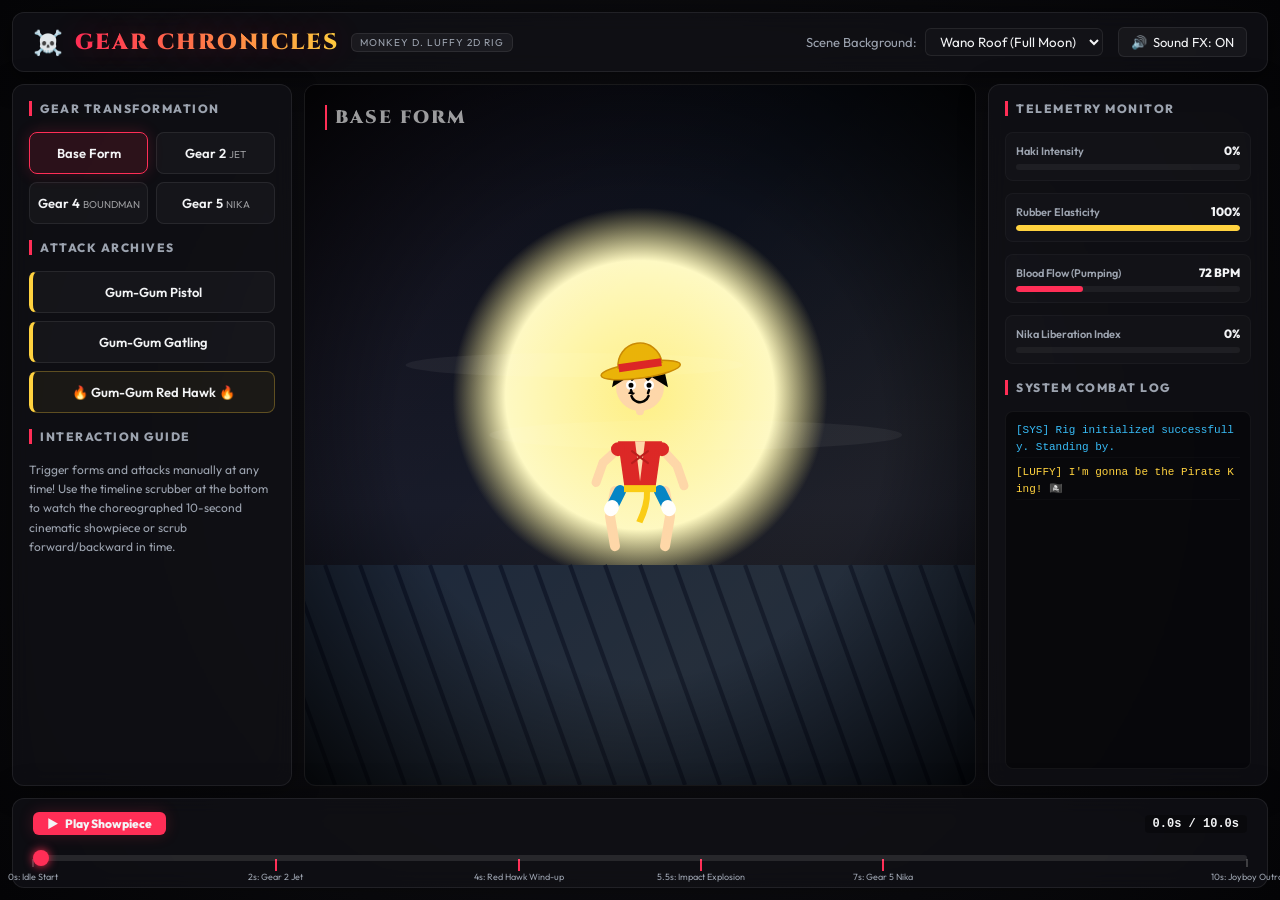
<file: luffy-2d-animation/index.html>
<!DOCTYPE html>
<html lang="en">
<head>
    <meta charset="UTF-8">
    <meta name="viewport" content="width=device-width, initial-scale=1.0">
    <title>Gear Chronicles: Monkey D. Luffy 2D Interactive Animation</title>
    <meta name="description" content="Witness the power of Monkey D. Luffy in this interactive 2D HTML5 canvas animation! Experience Gear 2, Gear 4, Gear 5, and the iconic Gum-Gum Red Hawk with stunning procedural effects and sound synthesis.">
    <!-- Google Fonts -->
    <link rel="preconnect" href="https://fonts.googleapis.com">
    <link rel="preconnect" href="https://fonts.gstatic.com" crossorigin>
    <link href="https://fonts.googleapis.com/css2?family=Outfit:wght@300;400;600;800&family=Cinzel:wght@600;900&family=Inter:wght@300;400;600&display=swap" rel="stylesheet">
    <link rel="stylesheet" href="style.css">
</head>
<body>
    <div class="app-container">
        <!-- HEADER -->
        <header class="app-header">
            <div class="logo-area">
                <span class="skull-icon">☠️</span>
                <h1 class="app-title">GEAR CHRONICLES</h1>
                <span class="sub-badge">Monkey D. Luffy 2D Rig</span>
            </div>
            <div class="controls-header">
                <div class="scene-selector-wrapper">
                    <label for="scene-preset">Scene Background:</label>
                    <select id="scene-preset">
                        <option value="cyber">Cyber Grid (Abstract)</option>
                        <option value="sunny">Thousand Sunny Deck</option>
                        <option value="wano" selected>Wano Roof (Full Moon)</option>
                        <option value="marineford">Marineford Icefield</option>
                        <option value="dark">Dynamic Void (Focus)</option>
                    </select>
                </div>
                <button id="sfx-toggle-btn" class="header-btn" title="Toggle audio synthesis">
                    <span class="icon">🔊</span> <span class="label">Sound FX: ON</span>
                </button>
            </div>
        </header>

        <!-- MAIN LAYOUT -->
        <main class="app-content">
            <!-- LEFT PANEL: CONTROL CENTER -->
            <aside class="panel left-panel" aria-label="Transformation and Action Controls">
                <section class="control-group">
                    <h2 class="section-title">GEAR TRANSFORMATION</h2>
                    <div class="grid-buttons">
                        <button id="gear-base-btn" class="action-btn active" data-gear="base">
                            <span class="btn-glow"></span>
                            <span class="btn-text">Base Form</span>
                        </button>
                        <button id="gear-2-btn" class="action-btn" data-gear="2">
                            <span class="btn-glow"></span>
                            <span class="btn-text">Gear 2 <small>Jet</small></span>
                        </button>
                        <button id="gear-4-btn" class="action-btn" data-gear="4">
                            <span class="btn-glow"></span>
                            <span class="btn-text">Gear 4 <small>Boundman</small></span>
                        </button>
                        <button id="gear-5-btn" class="action-btn" data-gear="5">
                            <span class="btn-glow"></span>
                            <span class="btn-text">Gear 5 <small>Nika</small></span>
                        </button>
                    </div>
                </section>

                <section class="control-group">
                    <h2 class="section-title">ATTACK ARCHIVES</h2>
                    <div class="list-buttons">
                        <button id="atk-pistol-btn" class="action-btn attack-btn" data-attack="pistol">
                            <span class="btn-glow"></span>
                            <span class="btn-text">Gum-Gum Pistol</span>
                        </button>
                        <button id="atk-gatling-btn" class="action-btn attack-btn" data-attack="gatling">
                            <span class="btn-glow"></span>
                            <span class="btn-text">Gum-Gum Gatling</span>
                        </button>
                        <button id="atk-redhawk-btn" class="action-btn attack-btn primary-attack" data-attack="redhawk">
                            <span class="btn-glow"></span>
                            <span class="btn-text">🔥 Gum-Gum Red Hawk 🔥</span>
                        </button>
                    </div>
                </section>
                
                <section class="control-group text-tutorial">
                    <h2 class="section-title">INTERACTION GUIDE</h2>
                    <p>Trigger forms and attacks manually at any time! Use the timeline scrubber at the bottom to watch the choreographed 10-second cinematic showpiece or scrub forward/backward in time.</p>
                </section>
            </aside>

            <!-- VIEWPORT: CANVAS DISPLAY -->
            <section class="viewport-section" aria-label="Animation Canvas">
                <div class="canvas-wrapper">
                    <canvas id="luffy-canvas"></canvas>
                    <div class="camera-lens-flare"></div>
                    <div class="vignette"></div>
                    <div id="canvas-overlay-text" class="canvas-overlay-text">Base Form</div>
                </div>
            </section>

            <!-- RIGHT PANEL: DYNAMIC STAT MONITOR -->
            <aside class="panel right-panel" aria-label="Luffy Telemetry Monitor">
                <section class="control-group">
                    <h2 class="section-title">TELEMETRY MONITOR</h2>
                    <div class="stat-card">
                        <div class="stat-row">
                            <span class="stat-label">Haki Intensity</span>
                            <span class="stat-value" id="stat-haki">0%</span>
                        </div>
                        <div class="progress-bar-bg">
                            <div class="progress-bar-fill" id="bar-haki" style="width: 0%"></div>
                        </div>
                    </div>

                    <div class="stat-card">
                        <div class="stat-row">
                            <span class="stat-label">Rubber Elasticity</span>
                            <span class="stat-value" id="stat-elasticity">100%</span>
                        </div>
                        <div class="progress-bar-bg">
                            <div class="progress-bar-fill" id="bar-elasticity" style="width: 100%; background: #ffd23f;"></div>
                        </div>
                    </div>

                    <div class="stat-card">
                        <div class="stat-row">
                            <span class="stat-label">Blood Flow (Pumping)</span>
                            <span class="stat-value" id="stat-bpm">72 BPM</span>
                        </div>
                        <div class="progress-bar-bg">
                            <div class="progress-bar-fill" id="bar-bpm" style="width: 30%; background: #ff2e56;"></div>
                        </div>
                    </div>

                    <div class="stat-card">
                        <div class="stat-row">
                            <span class="stat-label">Nika Liberation Index</span>
                            <span class="stat-value" id="stat-liberation">0%</span>
                        </div>
                        <div class="progress-bar-bg">
                            <div class="progress-bar-fill" id="bar-liberation" style="width: 0%; background: #e0f2fe;"></div>
                        </div>
                    </div>
                </section>

                <section class="control-group telemetry-log">
                    <h2 class="section-title">SYSTEM COMBAT LOG</h2>
                    <div class="log-console" id="log-console">
                        <div class="log-line system">[SYS] Rig initialized successfully. Standing by.</div>
                        <div class="log-line character">[LUFFY] I'm gonna be the Pirate King! 🏴‍☠️</div>
                    </div>
                </section>
            </aside>
        </main>

        <!-- FOOTER: CINEMATIC TIMELINE -->
        <footer class="app-timeline">
            <div class="timeline-controls">
                <button id="play-pause-btn" class="timeline-btn" title="Play or Pause cinematic sequence">
                    <span class="icon">▶</span> <span class="label">Play Showpiece</span>
                </button>
                <div class="timeline-meta">
                    <span class="time-display" id="time-display">0.0s / 10.0s</span>
                </div>
            </div>
            
            <div class="scrubber-wrapper">
                <input type="range" id="timeline-scrubber" min="0" max="10" step="0.01" value="0">
                <div class="timeline-markers">
                    <div class="marker" style="left: 0%" data-label="0s: Idle Start"></div>
                    <div class="marker" style="left: 20%" data-label="2s: Gear 2 Jet"></div>
                    <div class="marker" style="left: 40%" data-label="4s: Red Hawk Wind-up"></div>
                    <div class="marker" style="left: 55%" data-label="5.5s: Impact Explosion"></div>
                    <div class="marker" style="left: 70%" data-label="7s: Gear 5 Nika"></div>
                    <div class="marker" style="left: 100%" data-label="10s: Joyboy Outro"></div>
                </div>
            </div>
        </footer>
    </div>

    <!-- SCRIPTS -->
    <script src="audio-synth.js"></script>
    <script src="luffy-rig.js"></script>
    <script src="fx-engine.js"></script>
    <script src="app.js"></script>
</body>
</html>
</file>
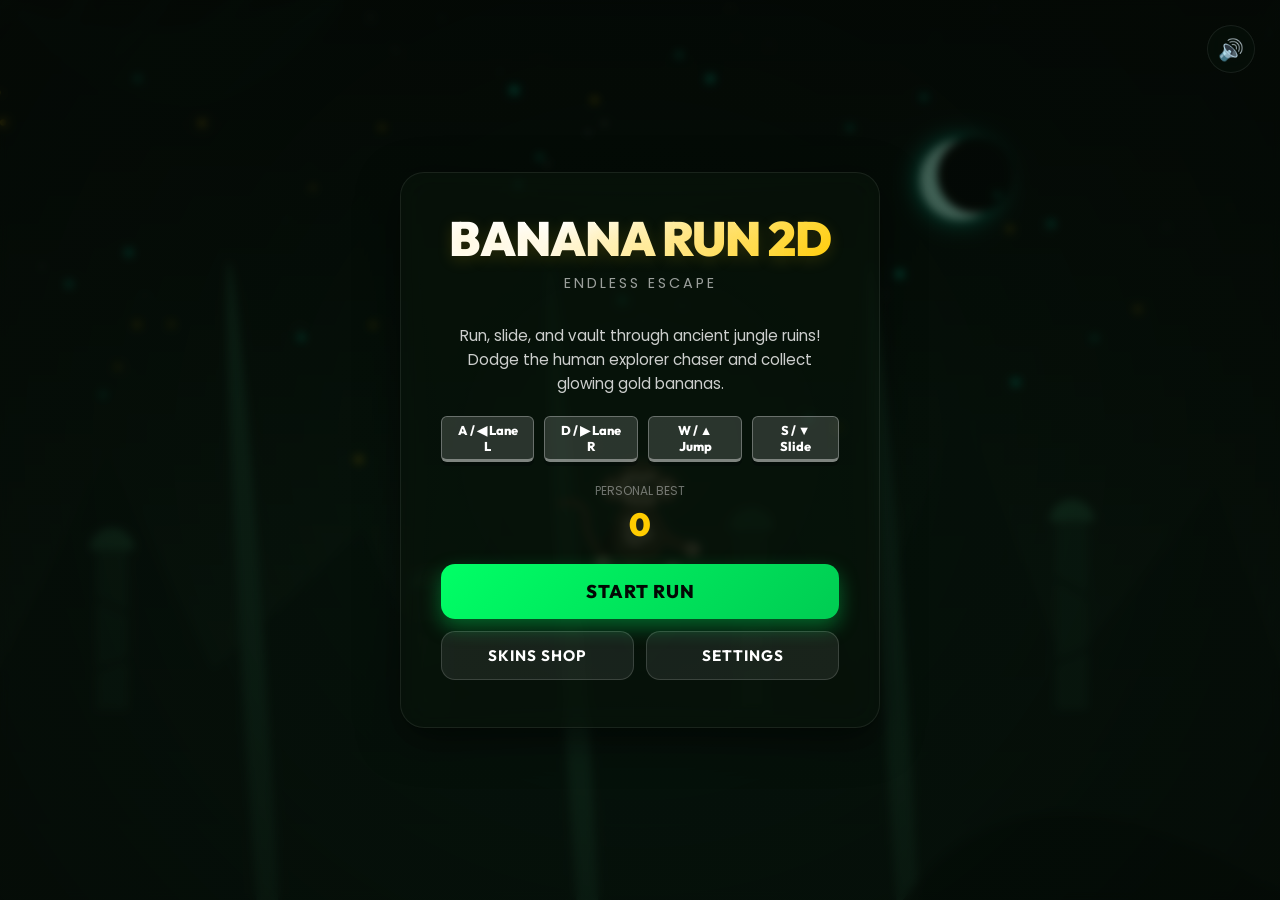
<file: monkey-run/index.html>
<!DOCTYPE html>
<html lang="en">
<head>
    <meta charset="UTF-8">
    <meta name="viewport" content="width=device-width, initial-scale=1.0, maximum-scale=1.0, user-scalable=no">
    <title>Banana Run 2D - Endless Primate Escape</title>
    <meta name="description" content="Help the agile monkey escape the human chaser in the deep jungle! Jump, slide, dodge obstacles, collect bananas, and unlock premium cyberpunk, lava, and gold skins in this fully 2D endless runner.">
    <link rel="stylesheet" href="style.css">
</head>
<body>

    <!-- Main Game Context Container -->
    <div id="game-container">
        
        <!-- 2D Canvas -->
        <canvas id="canvas2d"></canvas>

        <!-- Float Mute Button -->
        <div id="mute-btn" title="Toggle Sound">🔊</div>

        <!-- Damage Hit Screen Flash -->
        <div id="damage-flash"></div>

        <!-- Stumble Chaser Pulsing Warning -->
        <div id="stumble-warning" class="hidden"></div>

        <!-- Dynamic In-Game HUD Panel -->
        <div id="hud" class="hidden">
            <!-- Top Left: Scores -->
            <div class="hud-panel hud-score-box">
                <span class="score-title">Score</span>
                <span id="hud-score" class="score-val">0</span>
            </div>

            <!-- Top Right: Bananas & Distance -->
            <div class="hud-panel hud-stats-group">
                <div class="stat-item">
                    <span class="stat-icon">🍌</span>
                    <span id="hud-bananas" class="stat-text">0</span>
                </div>
                <div class="stat-item">
                    <span class="stat-icon">🏃</span>
                    <span id="hud-distance" class="stat-text">0m</span>
                </div>
            </div>

            <!-- Active Shield Indicator -->
            <div id="hud-shield-indicator" class="hidden" title="Shield Active!">🛡️</div>
        </div>

        <!-- HUD: Active Power-up Progress indicators (Bottom Left) -->
        <div id="powerup-indicators">
            <!-- Magnet -->
            <div class="powerup-bar-container hidden">
                <div class="powerup-bar-header">
                    <span>🧲 Banana Magnet</span>
                </div>
                <div class="bar-bg">
                    <div id="magnet-progress" class="bar-fill" style="width: 100%"></div>
                </div>
            </div>
            <!-- Sprint Boost -->
            <div class="powerup-bar-container hidden">
                <div class="powerup-bar-header">
                    <span>⚡ Jungle Sprint Boost</span>
                </div>
                <div class="bar-bg">
                    <div id="boost-progress" class="bar-fill" style="width: 100%"></div>
                </div>
            </div>
        </div>

        <!-- HUD: Screen announcements (Middle) -->
        <div id="hud-powerup-announcer">MAGNET ACTIVATED!</div>

        <!-- SCREEN: Start / Main Menu Screen Overlay -->
        <div id="start-screen" class="ui-overlay">
            <div class="glass-panel">
                <h1>Banana Run 2D</h1>
                <div class="subtitle">Endless Escape</div>
                
                <p>Run, slide, and vault through ancient jungle ruins! Dodge the human explorer chaser and collect glowing gold bananas.</p>
                
                <div class="tutorial-keys">
                    <div class="kbd-key">A / ◀ Lane L</div>
                    <div class="kbd-key">D / ▶ Lane R</div>
                    <div class="kbd-key">W / ▲ Jump</div>
                    <div class="kbd-key">S / ▼ Slide</div>
                </div>

                <div class="flex-column" style="margin-bottom: 20px;">
                    <div style="font-size: 0.75rem; text-transform: uppercase; color: rgba(255,255,255,0.4); margin-bottom: 4px;">Personal Best</div>
                    <div id="menu-highscore" style="font-family: var(--font-heading); font-weight: 900; font-size: 2rem; color: var(--gold-accent);">0</div>
                </div>

                <button id="btn-start-run" class="btn-primary">Start Run</button>
                
                <div class="btn-group-row">
                    <button id="btn-open-shop" class="btn-secondary">Skins Shop</button>
                    <button id="btn-open-settings" class="btn-secondary">Settings</button>
                </div>
            </div>
        </div>

        <!-- SCREEN: Dynamic Skins Upgrades Shop Panel Overlay -->
        <div id="shop-screen" class="ui-overlay hidden">
            <div class="glass-panel shop-panel">
                <div class="shop-header">
                    <h2>Skins Customization</h2>
                    <div class="shop-currency">
                        <span>🍌</span>
                        <span id="total-bananas-menu">0</span>
                    </div>
                </div>

                <!-- Dyn Shop catalog container -->
                <div id="shop-catalog" class="shop-catalog-row">
                    <!-- Cards will be populated dynamically by JS -->
                </div>

                <button id="btn-close-shop" class="btn-secondary" style="max-width: 250px; margin: 0 auto;">Back to Menu</button>
            </div>
        </div>

        <!-- SCREEN: Graphics Settings Overlay -->
        <div id="settings-screen" class="ui-overlay hidden">
            <div class="glass-panel">
                <h2>Game Settings</h2>
                <div class="subtitle">Configuration</div>
                
                <div id="settings-panel">
                    <div class="setting-row">
                        <span class="setting-label">Performance / Shadows</span>
                        <div class="setting-control">
                            <select id="setting-graphics">
                                <option value="high">High Quality (Shadows/Particles)</option>
                                <option value="low">Low Quality (Fast)</option>
                            </select>
                        </div>
                    </div>
                    <div class="setting-row">
                        <span class="setting-label">Music Track tempo</span>
                        <div class="setting-control">
                            <select id="setting-music">
                                <option value="adaptive">Dynamic / Speed scales</option>
                                <option value="static">Static pace</option>
                            </select>
                        </div>
                    </div>
                </div>

                <button id="btn-close-settings" class="btn-primary">Save & Exit</button>
            </div>
        </div>

        <!-- SCREEN: Pause Overlay -->
        <div id="pause-screen" class="ui-overlay hidden">
            <div class="glass-panel">
                <h2>Game Paused</h2>
                <div class="subtitle">Take a breather</div>
                <p>Escaped chaser is waiting just around the corner...</p>
                <button id="btn-resume" class="btn-primary">Resume Run</button>
                <button id="btn-quit" class="btn-secondary">Quit to Menu</button>
            </div>
        </div>

        <!-- SCREEN: Game Over Summary Overlay -->
        <div id="gameover-screen" class="ui-overlay hidden">
            <div class="glass-panel" style="border-color: rgba(255, 51, 51, 0.3); box-shadow: 0 12px 40px rgba(255, 51, 51, 0.2);">
                <h2 style="color: var(--danger-red); font-size: 2.2rem; text-shadow: 0 4px 15px rgba(255,51,51,0.3);">Caught by Chaser!</h2>
                <div class="subtitle" style="color: rgba(255,51,51,0.7);">Game Over</div>

                <!-- Final Stats Grid -->
                <div style="display: grid; grid-template-columns: repeat(3, 1fr); gap: 10px; margin: 30px 0; background: rgba(255, 255, 255, 0.03); border-radius: 16px; padding: 15px;">
                    <div>
                        <div style="font-size: 0.7rem; color: rgba(255,255,255,0.4); text-transform: uppercase;">Score</div>
                        <div id="final-score" style="font-family: var(--font-heading); font-weight: 900; font-size: 1.6rem; color: var(--gold-accent);">0</div>
                    </div>
                    <div>
                        <div style="font-size: 0.7rem; color: rgba(255,255,255,0.4); text-transform: uppercase;">Distance</div>
                        <div id="final-distance" style="font-family: var(--font-heading); font-weight: 900; font-size: 1.6rem;">0m</div>
                    </div>
                    <div>
                        <div style="font-size: 0.7rem; color: rgba(255,255,255,0.4); text-transform: uppercase;">Bananas</div>
                        <div id="final-bananas" style="font-family: var(--font-heading); font-weight: 900; font-size: 1.6rem; color: var(--green-accent);">0</div>
                    </div>
                </div>

                <div style="margin-bottom: 25px;">
                    <span style="font-size: 0.8rem; color: rgba(255,255,255,0.5);">High Score: </span>
                    <span id="gameover-highscore" style="font-family: var(--font-heading); font-weight: 800; font-size: 1.1rem; color: var(--gold-accent);">0</span>
                </div>

                <button id="btn-restart" class="btn-primary">Run Again</button>
                <button id="btn-back-menu" class="btn-secondary">Main Menu</button>
            </div>
        </div>

    </div>

    <!-- Interface DOM Connector module -->
    <script type="module">
        import { state } from './js/state.js';
        import { audio } from './js/audio.js';
        import { game } from './js/game.js';

        // 1. Initialize Game engine in 2D canvas
        game.init('canvas2d');

        // 2. Synchronize main menu High Score display
        const refreshMenuStats = () => {
            document.getElementById('menu-highscore').innerText = state.highScore;
            document.getElementById('total-bananas-menu').innerText = state.totalBananas;
        };
        refreshMenuStats();

        // 3. Setup Button Event Listeners
        document.getElementById('btn-start-run').addEventListener('click', () => {
            game.startGame();
        });

        document.getElementById('btn-restart').addEventListener('click', () => {
            game.startGame();
        });

        document.getElementById('btn-back-menu').addEventListener('click', () => {
            document.getElementById('gameover-screen').classList.add('hidden');
            document.getElementById('start-screen').classList.remove('hidden');
            game.previewActive = true;
            game.resetEnvironment();
            refreshMenuStats();
        });

        // Pause / Unpause click bindings
        document.getElementById('btn-resume').addEventListener('click', () => {
            game.togglePause();
        });

        document.getElementById('btn-quit').addEventListener('click', () => {
            document.getElementById('pause-screen').classList.add('hidden');
            document.getElementById('start-screen').classList.remove('hidden');
            game.previewActive = true;
            game.resetEnvironment();
            refreshMenuStats();
        });

        // Key Escape toggles pause state
        window.addEventListener('keydown', (e) => {
            if (e.key === 'Escape' || e.key === 'p' || e.key === 'P') {
                game.togglePause();
            }
        });

        // Settings Screen toggles
        document.getElementById('btn-open-settings').addEventListener('click', () => {
            document.getElementById('start-screen').classList.add('hidden');
            document.getElementById('settings-screen').classList.remove('hidden');
        });

        document.getElementById('btn-close-settings').addEventListener('click', () => {
            const graphics = document.getElementById('setting-graphics').value;
            state.graphicsQuality = graphics;
            game.resetEnvironment(); // refresh graphics in engine

            document.getElementById('settings-screen').classList.add('hidden');
            document.getElementById('start-screen').classList.remove('hidden');
        });

        // 4. FLOATING AUDIO TOGGLER
        const muteBtn = document.getElementById('mute-btn');
        muteBtn.addEventListener('click', (e) => {
            e.stopPropagation();
            const muted = audio.toggleMute();
            muteBtn.innerText = muted ? '🔇' : '🔊';
            muteBtn.style.boxShadow = muted ? 'none' : '0 0 10px rgba(255,255,255,0.2)';
        });

        // 5. SKINS CUSTOMIZATION SHOP POPULATION
        const shopCatalog = document.getElementById('shop-catalog');
        
        const renderShop = () => {
            shopCatalog.innerHTML = '';
            
            Object.keys(state.skinsCatalog).forEach(id => {
                const skin = state.skinsCatalog[id];
                const isOwned = state.purchasedSkins.includes(id);
                const isSelected = state.activeSkin === id;
                
                const card = document.createElement('div');
                card.className = `skin-card ${isSelected ? 'selected' : ''}`;
                
                let tagText = '';
                if (isSelected) tagText = 'Active';
                else if (isOwned) tagText = 'Owned';

                let actionBtnHTML = '';
                if (isSelected) {
                    actionBtnHTML = `<button class="btn-buy-select owned">Active</button>`;
                } else if (isOwned) {
                    actionBtnHTML = `<button class="btn-buy-select select" data-skin="${id}">Equip</button>`;
                } else {
                    actionBtnHTML = `<button class="btn-buy-select buy" data-skin="${id}">Buy</button>`;
                }

                card.innerHTML = `
                    <div>
                        ${tagText ? `<span class="skin-card-tag">${tagText}</span>` : ''}
                        <div class="skin-name">${skin.name}</div>
                        <div class="skin-desc">${skin.description}</div>
                    </div>
                    <div class="skin-price-buy">
                        <div class="price-text">
                            ${isOwned ? '' : `<span>🍌</span> ${skin.price}`}
                        </div>
                        ${actionBtnHTML}
                    </div>
                `;
                
                // Add event listeners on buttons
                const btn = card.querySelector('.btn-buy-select');
                if (btn && !btn.classList.contains('owned')) {
                    btn.addEventListener('click', (e) => {
                        e.stopPropagation();
                        const skinId = btn.getAttribute('data-skin');
                        
                        if (btn.classList.contains('select')) {
                            state.selectSkin(skinId);
                            audio.playCollect();
                        } else if (btn.classList.contains('buy')) {
                            const res = state.purchaseSkin(skinId);
                            if (res.success) {
                                audio.playShield();
                            } else {
                                alert(res.reason);
                            }
                        }
                        
                        game.resetEnvironment();
                        renderShop();
                        refreshMenuStats();
                    });
                }

                shopCatalog.appendChild(card);
            });
        };

        // Open Shop panels click binding
        document.getElementById('btn-open-shop').addEventListener('click', () => {
            renderShop();
            document.getElementById('start-screen').classList.add('hidden');
            document.getElementById('shop-screen').classList.remove('hidden');
        });

        document.getElementById('btn-close-shop').addEventListener('click', () => {
            document.getElementById('shop-screen').classList.add('hidden');
            document.getElementById('start-screen').classList.remove('hidden');
            refreshMenuStats();
        });

    </script>
</body>
</html>
</file>
<file: luffy-2d-animation/style.css>
/* ==========================================
   GEAR CHRONICLES - PREMIUM CSS STYLESHEET
   ========================================== */

:root {
    --bg-dark: #0a0a0c;
    --bg-card: rgba(18, 18, 24, 0.7);
    --border-color: rgba(255, 255, 255, 0.08);
    --border-active: rgba(255, 46, 86, 0.4);
    
    /* Anime Character Palettes */
    --color-primary: #ff2e56;     /* Haki Red */
    --color-gold: #ffd23f;        /* Straw Hat Yellow / Nika Gold */
    --color-pink: #ff70a6;        /* Gear 2 Jet Steam Pink */
    --color-blue: #0ea5e9;        /* Luffy Shorts Blue */
    --color-text: #f3f4f6;        /* Off-white Text */
    --color-muted: #9ca3af;       /* Slate Muted Text */
    --color-gear5: #e0f2fe;       /* Divine Nika White-Blue */
    
    --font-ui: 'Outfit', 'Inter', sans-serif;
    --font-display: 'Cinzel', serif;
    
    --shadow-glow: 0 0 15px rgba(255, 46, 86, 0.2);
    --shadow-gold-glow: 0 0 15px rgba(255, 210, 63, 0.3);
    --shadow-gear2-glow: 0 0 15px rgba(255, 112, 166, 0.3);
    --shadow-gear5-glow: 0 0 25px rgba(224, 242, 254, 0.4);
    
    --transition-smooth: all 0.3s cubic-bezier(0.4, 0, 0.2, 1);
}

* {
    box-sizing: border-box;
    margin: 0;
    padding: 0;
    user-select: none;
}

body {
    background-color: var(--bg-dark);
    color: var(--color-text);
    font-family: var(--font-ui);
    overflow: hidden;
    height: 100vh;
    width: 100vw;
}

/* APP CONTAINER */
.app-container {
    display: flex;
    flex-direction: column;
    height: 100vh;
    width: 100vw;
    background: radial-gradient(circle at 50% 50%, #111116 0%, #050507 100%);
    padding: 12px;
    gap: 12px;
}

/* HEADER */
.app-header {
    display: flex;
    justify-content: space-between;
    align-items: center;
    padding: 10px 20px;
    background: var(--bg-card);
    border: 1px solid var(--border-color);
    border-radius: 12px;
    backdrop-filter: blur(10px);
    box-shadow: 0 4px 30px rgba(0, 0, 0, 0.5);
    height: 60px;
    flex-shrink: 0;
}

.logo-area {
    display: flex;
    align-items: center;
    gap: 12px;
}

.skull-icon {
    font-size: 24px;
    animation: sway 3s ease-in-out infinite alternate;
}

.app-title {
    font-family: var(--font-display);
    font-size: 22px;
    font-weight: 900;
    letter-spacing: 2px;
    background: linear-gradient(90deg, var(--color-primary), var(--color-gold));
    -webkit-background-clip: text;
    -webkit-text-fill-color: transparent;
    text-shadow: 0 0 30px rgba(255, 46, 86, 0.3);
}

.sub-badge {
    background: rgba(255, 255, 255, 0.05);
    border: 1px solid var(--border-color);
    padding: 2px 8px;
    border-radius: 6px;
    font-size: 10px;
    letter-spacing: 1px;
    text-transform: uppercase;
    color: var(--color-muted);
}

.controls-header {
    display: flex;
    align-items: center;
    gap: 15px;
}

.scene-selector-wrapper {
    display: flex;
    align-items: center;
    gap: 8px;
    font-size: 13px;
    color: var(--color-muted);
}

.scene-selector-wrapper select {
    background: rgba(20, 20, 25, 0.8);
    border: 1px solid var(--border-color);
    border-radius: 6px;
    color: var(--color-text);
    padding: 4px 10px;
    font-family: var(--font-ui);
    outline: none;
    cursor: pointer;
    transition: var(--transition-smooth);
}

.scene-selector-wrapper select:focus {
    border-color: var(--color-primary);
}

.header-btn {
    background: rgba(255, 255, 255, 0.04);
    border: 1px solid var(--border-color);
    border-radius: 6px;
    color: var(--color-text);
    padding: 6px 12px;
    font-family: var(--font-ui);
    font-size: 13px;
    cursor: pointer;
    display: flex;
    align-items: center;
    gap: 6px;
    transition: var(--transition-smooth);
}

.header-btn:hover {
    background: rgba(255, 255, 255, 0.08);
    border-color: rgba(255, 255, 255, 0.2);
}

.header-btn.muted {
    opacity: 0.5;
}

/* APP CONTENT LAYOUT */
.app-content {
    display: flex;
    flex: 1;
    gap: 12px;
    min-height: 0; /* Important for scroll and flex containers */
}

/* PANELS */
.panel {
    width: 280px;
    background: var(--bg-card);
    border: 1px solid var(--border-color);
    border-radius: 12px;
    backdrop-filter: blur(10px);
    padding: 16px;
    display: flex;
    flex-direction: column;
    gap: 16px;
    flex-shrink: 0;
    overflow-y: auto;
    box-shadow: 0 4px 30px rgba(0, 0, 0, 0.3);
}

.left-panel {
    order: 1;
}

.right-panel {
    order: 3;
}

.control-group {
    display: flex;
    flex-direction: column;
    gap: 12px;
}

.section-title {
    font-family: var(--font-ui);
    font-size: 12px;
    font-weight: 800;
    letter-spacing: 1.5px;
    color: var(--color-muted);
    text-transform: uppercase;
    border-left: 3px solid var(--color-primary);
    padding-left: 8px;
    margin-bottom: 4px;
}

/* BUTTONS Grid & List */
.grid-buttons {
    display: grid;
    grid-template-columns: repeat(2, 1fr);
    gap: 8px;
}

.list-buttons {
    display: flex;
    flex-direction: column;
    gap: 8px;
}

.action-btn {
    position: relative;
    background: rgba(255, 255, 255, 0.03);
    border: 1px solid var(--border-color);
    border-radius: 8px;
    color: var(--color-text);
    padding: 12px 6px;
    font-family: var(--font-ui);
    font-size: 13px;
    font-weight: 600;
    cursor: pointer;
    overflow: hidden;
    transition: var(--transition-smooth);
    display: flex;
    flex-direction: column;
    align-items: center;
    justify-content: center;
    text-align: center;
}

.action-btn small {
    font-size: 10px;
    opacity: 0.6;
    font-weight: 400;
    margin-top: 2px;
    text-transform: uppercase;
}

.action-btn:hover {
    background: rgba(255, 255, 255, 0.06);
    border-color: rgba(255, 255, 255, 0.15);
    transform: translateY(-2px);
}

.action-btn:active {
    transform: translateY(1px);
}

/* Glowing effects for specific buttons on active state */
.action-btn.active {
    background: rgba(255, 46, 86, 0.12);
    border-color: var(--color-primary);
    box-shadow: var(--shadow-glow);
}

.action-btn.active[data-gear="2"] {
    background: rgba(255, 112, 166, 0.12);
    border-color: var(--color-pink);
    box-shadow: var(--shadow-gear2-glow);
}

.action-btn.active[data-gear="4"] {
    background: rgba(255, 46, 86, 0.15);
    border-color: var(--color-primary);
    box-shadow: var(--shadow-glow);
}

.action-btn.active[data-gear="5"] {
    background: rgba(224, 242, 254, 0.12);
    border-color: #bae6fd;
    box-shadow: var(--shadow-gear5-glow);
}

/* Attack buttons styling */
.attack-btn {
    border-left: 4px solid var(--color-gold);
}

.primary-attack {
    border: 1px solid rgba(255, 210, 63, 0.3);
    border-left: 4px solid var(--color-gold);
    background: rgba(255, 210, 63, 0.05);
}

.primary-attack:hover {
    background: rgba(255, 210, 63, 0.08);
    border-color: var(--color-gold);
    box-shadow: var(--shadow-gold-glow);
}

.action-btn.executing {
    animation: btn-shake 0.3s infinite;
    background: rgba(255, 46, 86, 0.25) !important;
    border-color: var(--color-primary) !important;
}

/* Text Guides */
.text-tutorial p {
    font-size: 12px;
    line-height: 1.6;
    color: var(--color-muted);
}

/* VIEWPORT: CANVAS DISPLAY */
.viewport-section {
    flex: 1;
    order: 2;
    background: rgba(5, 5, 7, 0.8);
    border: 1px solid var(--border-color);
    border-radius: 12px;
    box-shadow: inset 0 0 40px rgba(0, 0, 0, 0.8);
    overflow: hidden;
    position: relative;
    display: flex;
    justify-content: center;
    align-items: center;
}

.canvas-wrapper {
    position: relative;
    width: 100%;
    height: 100%;
    display: flex;
    justify-content: center;
    align-items: center;
}

canvas {
    width: 100%;
    height: 100%;
    display: block;
    image-rendering: -moz-crisp-edges;
    image-rendering: -webkit-crisp-edges;
    image-rendering: pixelated;
    image-rendering: crisp-edges;
}

/* Viewport overlays for aesthetic depth */
.vignette {
    position: absolute;
    top: 0;
    left: 0;
    width: 100%;
    height: 100%;
    pointer-events: none;
    background: radial-gradient(circle, transparent 50%, rgba(0,0,0,0.85) 100%);
}

.camera-lens-flare {
    position: absolute;
    top: 0;
    left: 0;
    width: 100%;
    height: 100%;
    pointer-events: none;
    background: linear-gradient(135deg, rgba(255, 46, 86, 0.03) 0%, transparent 40%, rgba(255, 210, 63, 0.03) 70%, transparent 100%);
}

.canvas-overlay-text {
    position: absolute;
    top: 20px;
    left: 20px;
    font-family: var(--font-display);
    font-size: 18px;
    font-weight: 900;
    letter-spacing: 2px;
    color: rgba(255, 255, 255, 0.6);
    text-transform: uppercase;
    pointer-events: none;
    border-left: 2px solid var(--color-primary);
    padding-left: 8px;
    transition: var(--transition-smooth);
}

/* RIGHT PANEL STAT CARDS */
.stat-card {
    background: rgba(255, 255, 255, 0.02);
    border: 1px solid rgba(255, 255, 255, 0.03);
    border-radius: 8px;
    padding: 10px;
    display: flex;
    flex-direction: column;
    gap: 6px;
}

.stat-row {
    display: flex;
    justify-content: space-between;
    align-items: center;
}

.stat-label {
    font-size: 11px;
    color: var(--color-muted);
    font-weight: 600;
}

.stat-value {
    font-size: 12px;
    font-weight: 800;
    color: var(--color-text);
}

.progress-bar-bg {
    width: 100%;
    height: 6px;
    background: rgba(255, 255, 255, 0.05);
    border-radius: 3px;
    overflow: hidden;
}

.progress-bar-fill {
    height: 100%;
    background: var(--color-primary);
    border-radius: 3px;
    width: 0%;
    transition: width 0.3s cubic-bezier(0.4, 0, 0.2, 1);
}

/* Combat Log Console */
.telemetry-log {
    flex: 1;
    min-height: 180px;
    display: flex;
    flex-direction: column;
}

.log-console {
    flex: 1;
    background: rgba(5, 5, 8, 0.6);
    border: 1px solid rgba(255, 255, 255, 0.05);
    border-radius: 8px;
    padding: 10px;
    font-family: monospace;
    font-size: 11px;
    line-height: 1.5;
    overflow-y: auto;
    display: flex;
    flex-direction: column;
    gap: 6px;
}

.log-line {
    padding-bottom: 2px;
    border-bottom: 1px solid rgba(255, 255, 255, 0.02);
    word-break: break-all;
}

.log-line.system {
    color: #38bdf8; /* Blue */
}

.log-line.character {
    color: var(--color-gold); /* Yellow */
}

.log-line.combat {
    color: var(--color-primary); /* Crimson */
}

.log-line.gear5 {
    color: #bae6fd; /* Celestial */
}

/* FOOTER: CINEMATIC TIMELINE */
.app-timeline {
    height: 90px;
    background: var(--bg-card);
    border: 1px solid var(--border-color);
    border-radius: 12px;
    backdrop-filter: blur(10px);
    padding: 12px 20px;
    display: flex;
    flex-direction: column;
    gap: 10px;
    box-shadow: 0 -4px 30px rgba(0, 0, 0, 0.3);
    flex-shrink: 0;
}

.timeline-controls {
    display: flex;
    align-items: center;
    justify-content: space-between;
    height: 24px;
}

.timeline-btn {
    background: var(--color-primary);
    border: none;
    border-radius: 6px;
    color: var(--color-text);
    padding: 4px 14px;
    font-family: var(--font-ui);
    font-size: 12px;
    font-weight: 800;
    cursor: pointer;
    display: flex;
    align-items: center;
    gap: 6px;
    transition: var(--transition-smooth);
    box-shadow: var(--shadow-glow);
}

.timeline-btn:hover {
    background: #ff5275;
    transform: scale(1.03);
}

.timeline-btn:active {
    transform: scale(0.98);
}

.timeline-btn.playing {
    background: #10b981; /* Green */
    box-shadow: 0 0 15px rgba(16, 185, 129, 0.3);
}

.timeline-meta {
    font-size: 12px;
    color: var(--color-muted);
}

.time-display {
    font-family: monospace;
    font-weight: bold;
    color: var(--color-text);
    background: rgba(0,0,0,0.3);
    padding: 2px 8px;
    border-radius: 4px;
}

.scrubber-wrapper {
    position: relative;
    width: 100%;
}

/* Range input styling */
#timeline-scrubber {
    -webkit-appearance: none;
    width: 100%;
    height: 6px;
    background: rgba(255, 255, 255, 0.1);
    border-radius: 3px;
    outline: none;
    cursor: pointer;
    position: relative;
    z-index: 10;
}

#timeline-scrubber::-webkit-slider-runnable-track {
    width: 100%;
    height: 6px;
    cursor: pointer;
}

#timeline-scrubber::-webkit-slider-thumb {
    -webkit-appearance: none;
    appearance: none;
    width: 16px;
    height: 16px;
    border-radius: 50%;
    background: var(--color-primary);
    cursor: pointer;
    box-shadow: 0 0 10px var(--color-primary);
    transition: transform 0.1s;
    margin-top: -5px; /* Alignment fix for Webkit */
}

#timeline-scrubber::-webkit-slider-thumb:hover {
    transform: scale(1.2);
}

#timeline-scrubber::-moz-range-thumb {
    width: 16px;
    height: 16px;
    border-radius: 50%;
    background: var(--color-primary);
    cursor: pointer;
    box-shadow: 0 0 10px var(--color-primary);
    border: none;
    transition: transform 0.1s;
}

#timeline-scrubber::-moz-range-thumb:hover {
    transform: scale(1.2);
}

/* Keyframe markers */
.timeline-markers {
    position: absolute;
    top: 14px;
    left: 0;
    width: 100%;
    height: 15px;
    pointer-events: none;
}

.marker {
    position: absolute;
    width: 2px;
    height: 8px;
    background: rgba(255, 255, 255, 0.2);
    transform: translateX(-50%);
}

.marker::after {
    content: attr(data-label);
    position: absolute;
    top: 12px;
    left: 50%;
    transform: translateX(-50%);
    font-size: 9px;
    color: var(--color-muted);
    white-space: nowrap;
}

/* Specific key markers */
.marker[style*="20%"], .marker[style*="40%"], .marker[style*="55%"], .marker[style*="70%"] {
    background: var(--color-primary);
    height: 12px;
}

/* SCREEN SHAKE EFFECT & ANIMATIONS */
@keyframes sway {
    0% { transform: rotate(-5deg); }
    100% { transform: rotate(5deg); }
}

@keyframes btn-shake {
    0%, 100% { transform: translateX(0); }
    25% { transform: translateX(-2px) rotate(-1deg); }
    75% { transform: translateX(2px) rotate(1deg); }
}

.screen-shake {
    animation: shake 0.15s infinite;
}

@keyframes shake {
    0% { transform: translate(1px, 1px) rotate(0deg); }
    10% { transform: translate(-1px, -2px) rotate(-1deg); }
    20% { transform: translate(-3px, 0px) rotate(1deg); }
    30% { transform: translate(0px, 2px) rotate(0deg); }
    40% { transform: translate(1px, -1px) rotate(1deg); }
    50% { transform: translate(-1px, 2px) rotate(-1deg); }
    60% { transform: translate(-3px, 1px) rotate(0deg); }
    70% { transform: translate(2px, 1px) rotate(-1deg); }
    80% { transform: translate(-1px, -1px) rotate(1deg); }
    90% { transform: translate(2px, 2px) rotate(0deg); }
    100% { transform: translate(1px, -2px) rotate(-1deg); }
}

.screen-flash-red {
    animation: flash-red 0.4s ease-out;
}

@keyframes flash-red {
    0% { box-shadow: inset 0 0 100px rgba(255, 46, 86, 0.8); }
    100% { box-shadow: inset 0 0 40px rgba(0, 0, 0, 0.8); }
}

.screen-flash-white {
    animation: flash-white 0.5s ease-out;
}

@keyframes flash-white {
    0% { box-shadow: inset 0 0 120px rgba(255, 255, 255, 0.9); background-color: rgba(255,255,255,0.4); }
    100% { box-shadow: inset 0 0 40px rgba(0, 0, 0, 0.8); background-color: transparent; }
}

.screen-flash-gold {
    animation: flash-gold 0.5s ease-out;
}

@keyframes flash-gold {
    0% { box-shadow: inset 0 0 120px rgba(255, 210, 63, 0.9); }
    100% { box-shadow: inset 0 0 40px rgba(0, 0, 0, 0.8); }
}

/* RESPONSIVE SCALING */
@media (max-width: 1024px) {
    .app-content {
        flex-direction: column;
        overflow-y: auto;
    }
    
    .panel {
        width: 100%;
        height: auto;
        overflow-y: visible;
    }
    
    .left-panel {
        order: 2;
    }
    
    .right-panel {
        order: 3;
    }
    
    .viewport-section {
        order: 1;
        height: 450px;
    }
}
</file>
<file: monkey-run/style.css>
@import url('https://fonts.googleapis.com/css2?family=Outfit:wght@400;600;800;900&family=Poppins:wght@400;500;700&display=swap');

:root {
    --bg-dark: #050a06;
    --green-accent: #00ff66;
    --gold-accent: #ffcc00;
    --teal-accent: #00ffcc;
    --magenta-accent: #ff00ff;
    --danger-red: #ff3333;
    
    --glass-bg: rgba(8, 20, 12, 0.65);
    --glass-border: 1px solid rgba(255, 255, 255, 0.08);
    --glass-shadow: 0 12px 40px 0 rgba(0, 0, 0, 0.6);
    
    --font-heading: 'Outfit', sans-serif;
    --font-body: 'Poppins', sans-serif;
}

* {
    box-sizing: border-box;
    margin: 0;
    padding: 0;
    user-select: none;
    -webkit-user-drag: none;
}

body, html {
    width: 100%;
    height: 100%;
    overflow: hidden;
    background-color: var(--bg-dark);
    font-family: var(--font-body);
    color: #ffffff;
}

/* Master Game Container */
#game-container {
    position: relative;
    width: 100%;
    height: 100%;
}

/* 2D Canvas Box */
#canvas2d {
    width: 100%;
    height: 100%;
    display: block;
    z-index: 1;
}

/* Fullscreen Glassmorphic Overlays */
.ui-overlay {
    position: absolute;
    top: 0;
    left: 0;
    width: 100%;
    height: 100%;
    z-index: 10;
    display: flex;
    flex-direction: column;
    justify-content: center;
    align-items: center;
    padding: 20px;
    background: radial-gradient(circle at center, rgba(5, 15, 8, 0.4) 0%, rgba(5, 10, 6, 0.85) 100%);
    transition: opacity 0.4s ease, visibility 0.4s;
    backdrop-filter: blur(4px);
}

.ui-overlay.hidden {
    opacity: 0;
    visibility: hidden;
    pointer-events: none;
}

/* Glassmorphic Panel Base */
.glass-panel {
    background: var(--glass-bg);
    border: var(--glass-border);
    box-shadow: var(--glass-shadow);
    backdrop-filter: blur(16px);
    -webkit-backdrop-filter: blur(16px);
    border-radius: 24px;
    padding: 35px 40px;
    text-align: center;
    max-width: 480px;
    width: 100%;
    animation: panel-fade-in 0.5s cubic-bezier(0.18, 0.89, 0.32, 1.28);
}

@keyframes panel-fade-in {
    from {
        opacity: 0;
        transform: scale(0.9) translateY(20px);
    }
    to {
        opacity: 1;
        transform: scale(1) translateY(0);
    }
}

/* Typography styles */
h1 {
    font-family: var(--font-heading);
    font-weight: 900;
    font-size: 3rem;
    letter-spacing: -1px;
    text-transform: uppercase;
    margin-bottom: 5px;
    background: linear-gradient(135deg, #ffffff 30%, var(--gold-accent) 100%);
    -webkit-background-clip: text;
    -webkit-text-fill-color: transparent;
    text-shadow: 0 4px 15px rgba(255, 204, 0, 0.15);
}

.subtitle {
    font-size: 0.9rem;
    color: rgba(255, 255, 255, 0.6);
    text-transform: uppercase;
    letter-spacing: 3px;
    margin-bottom: 30px;
}

h2 {
    font-family: var(--font-heading);
    font-weight: 800;
    font-size: 2rem;
    margin-bottom: 20px;
    text-transform: uppercase;
}

h3 {
    font-family: var(--font-heading);
    font-weight: 600;
    color: var(--gold-accent);
    margin-bottom: 10px;
}

p {
    font-size: 0.95rem;
    line-height: 1.6;
    color: rgba(255, 255, 255, 0.8);
    margin-bottom: 20px;
}

/* Premium Buttons Styling */
.btn-primary {
    font-family: var(--font-heading);
    font-weight: 800;
    font-size: 1.15rem;
    color: #030804;
    background: linear-gradient(135deg, var(--green-accent) 0%, #00cc52 100%);
    border: none;
    border-radius: 14px;
    padding: 16px 36px;
    cursor: pointer;
    text-transform: uppercase;
    letter-spacing: 1px;
    box-shadow: 0 8px 20px rgba(0, 255, 102, 0.35);
    transition: all 0.25s cubic-bezier(0.4, 0, 0.2, 1);
    width: 100%;
    margin-bottom: 12px;
    position: relative;
    overflow: hidden;
}

.btn-primary::after {
    content: '';
    position: absolute;
    top: -50%;
    left: -60%;
    width: 20%;
    height: 200%;
    background: rgba(255, 255, 255, 0.35);
    transform: rotate(30deg);
    transition: none;
    opacity: 0.7;
}

.btn-primary:hover::after {
    left: 150%;
    transition: all 0.75s ease-in-out;
}

.btn-primary:hover {
    transform: translateY(-3px);
    box-shadow: 0 12px 28px rgba(0, 255, 102, 0.5);
    filter: brightness(1.08);
}

.btn-primary:active {
    transform: translateY(1px);
}

.btn-secondary {
    font-family: var(--font-heading);
    font-weight: 700;
    font-size: 0.95rem;
    color: #ffffff;
    background: rgba(255, 255, 255, 0.08);
    border: 1px solid rgba(255, 255, 255, 0.15);
    border-radius: 14px;
    padding: 14px 28px;
    cursor: pointer;
    text-transform: uppercase;
    letter-spacing: 1px;
    transition: all 0.2s ease;
    width: 100%;
    margin-bottom: 12px;
}

.btn-secondary:hover {
    background: rgba(255, 255, 255, 0.16);
    border-color: rgba(255, 255, 255, 0.3);
    transform: translateY(-2px);
}

.btn-group-row {
    display: flex;
    gap: 12px;
}

.btn-group-row button {
    flex: 1;
}

/* In-Game HUD overlay */
#hud {
    position: absolute;
    top: 0;
    left: 0;
    width: 100%;
    padding: 25px 30px;
    z-index: 5;
    pointer-events: none;
    display: flex;
    justify-content: space-between;
    align-items: flex-start;
}

.hud-panel {
    background: rgba(6, 18, 10, 0.5);
    backdrop-filter: blur(10px);
    -webkit-backdrop-filter: blur(10px);
    border: var(--glass-border);
    border-radius: 16px;
    padding: 12px 20px;
    pointer-events: auto;
}

.hud-score-box {
    display: flex;
    flex-direction: column;
    align-items: flex-start;
}

.score-title {
    font-size: 0.75rem;
    text-transform: uppercase;
    letter-spacing: 1.5px;
    color: rgba(255, 255, 255, 0.5);
    margin-bottom: 2px;
}

.score-val {
    font-family: var(--font-heading);
    font-weight: 900;
    font-size: 2.1rem;
    line-height: 1;
    color: #ffffff;
}

.hud-stats-group {
    display: flex;
    gap: 15px;
}

.stat-item {
    display: flex;
    align-items: center;
    gap: 8px;
}

.stat-icon {
    font-size: 1.3rem;
}

.stat-text {
    font-family: var(--font-heading);
    font-weight: 800;
    font-size: 1.3rem;
}

/* Active Power-up Indicator Progress HUD bottom left */
#powerup-indicators {
    position: absolute;
    bottom: 30px;
    left: 30px;
    z-index: 5;
    display: flex;
    flex-direction: column;
    gap: 12px;
    pointer-events: none;
    max-width: 260px;
    width: 100%;
}

.powerup-bar-container {
    background: rgba(0, 0, 0, 0.5);
    border: 1px solid rgba(255, 255, 255, 0.08);
    border-radius: 12px;
    padding: 10px 14px;
    display: flex;
    flex-direction: column;
    gap: 6px;
    transition: transform 0.3s ease, opacity 0.3s;
}

.powerup-bar-header {
    display: flex;
    justify-content: space-between;
    font-size: 0.7rem;
    font-weight: 700;
    letter-spacing: 1px;
    text-transform: uppercase;
}

.bar-bg {
    width: 100%;
    height: 6px;
    background: rgba(255, 255, 255, 0.1);
    border-radius: 3px;
    overflow: hidden;
}

.bar-fill {
    height: 100%;
    width: 100%;
    border-radius: 3px;
    transition: width 0.1s linear;
}

#magnet-progress {
    background: var(--teal-accent);
    box-shadow: 0 0 8px var(--teal-accent);
}

#boost-progress {
    background: var(--gold-accent);
    box-shadow: 0 0 8px var(--gold-accent);
}

/* Floating Shield Symbol */
#hud-shield-indicator {
    position: absolute;
    top: 95px;
    right: 30px;
    background: rgba(255, 0, 255, 0.15);
    border: 1px solid var(--magenta-accent);
    box-shadow: 0 0 15px rgba(255, 0, 255, 0.4);
    border-radius: 50%;
    width: 44px;
    height: 44px;
    display: flex;
    align-items: center;
    justify-content: center;
    font-size: 1.2rem;
    z-index: 5;
    animation: float-pulse 2s infinite ease-in-out;
}

@keyframes float-pulse {
    0%, 100% { transform: translateY(0) scale(1); }
    50% { transform: translateY(-5px) scale(1.08); }
}

/* Ambient powerup screen alert text */
#hud-powerup-announcer {
    position: absolute;
    top: 25%;
    left: 50%;
    transform: translate(-50%, -50%);
    font-family: var(--font-heading);
    font-weight: 900;
    font-size: 1.8rem;
    color: var(--green-accent);
    text-shadow: 0 0 10px rgba(0, 255, 102, 0.8);
    letter-spacing: 2px;
    pointer-events: none;
    z-index: 5;
    opacity: 0;
    transition: opacity 0.25s ease;
}

/* Stumble red warning screen border */
#stumble-warning {
    position: absolute;
    top: 0;
    left: 0;
    width: 100%;
    height: 100%;
    border: 18px solid rgba(255, 0, 0, 0.4);
    pointer-events: none;
    z-index: 4;
    box-shadow: inset 0 0 100px rgba(255, 0, 0, 0.6);
    transition: opacity 0.2s;
}

/* Crash / hit red flash overlay */
#damage-flash {
    position: absolute;
    top: 0;
    left: 0;
    width: 100%;
    height: 100%;
    background-color: rgba(255, 0, 0, 0.45);
    z-index: 20;
    pointer-events: none;
    opacity: 0;
    transition: opacity 0.05s ease-out;
}

/* Interactive Skins Customization Shop Panel */
#shop-screen {
    z-index: 15;
}

.shop-panel {
    max-width: 800px;
    width: 100%;
    display: flex;
    flex-direction: column;
}

.shop-header {
    display: flex;
    justify-content: space-between;
    align-items: center;
    border-bottom: 1px solid rgba(255, 255, 255, 0.1);
    padding-bottom: 20px;
    margin-bottom: 25px;
}

.shop-header h2 {
    margin-bottom: 0;
}

.shop-currency {
    display: flex;
    align-items: center;
    gap: 8px;
    background: rgba(255, 204, 0, 0.12);
    border: 1px solid rgba(255, 204, 0, 0.3);
    border-radius: 12px;
    padding: 8px 16px;
    font-family: var(--font-heading);
    font-weight: 800;
    font-size: 1.15rem;
    color: var(--gold-accent);
}

.shop-catalog-row {
    display: grid;
    grid-template-columns: repeat(auto-fit, minmax(160px, 1fr));
    gap: 20px;
    margin-bottom: 30px;
    text-align: left;
}

.skin-card {
    background: rgba(255, 255, 255, 0.03);
    border: 1px solid rgba(255, 255, 255, 0.07);
    border-radius: 18px;
    padding: 20px;
    cursor: pointer;
    transition: all 0.25s cubic-bezier(0.4, 0, 0.2, 1);
    position: relative;
    display: flex;
    flex-direction: column;
    justify-content: space-between;
    height: 220px;
}

.skin-card:hover {
    transform: translateY(-4px);
    background: rgba(255, 255, 255, 0.06);
    border-color: rgba(255, 255, 255, 0.15);
}

.skin-card.selected {
    border-color: var(--green-accent);
    box-shadow: 0 0 15px rgba(0, 255, 102, 0.2);
    background: rgba(0, 255, 102, 0.03);
}

.skin-card-tag {
    position: absolute;
    top: 15px;
    right: 15px;
    font-size: 0.65rem;
    text-transform: uppercase;
    font-weight: 800;
    letter-spacing: 1px;
    padding: 4px 8px;
    border-radius: 6px;
    background: rgba(255, 255, 255, 0.1);
}

.skin-card.selected .skin-card-tag {
    background: var(--green-accent);
    color: #030804;
}

.skin-name {
    font-family: var(--font-heading);
    font-weight: 800;
    font-size: 1.15rem;
    margin-top: 10px;
}

.skin-desc {
    font-size: 0.72rem;
    color: rgba(255, 255, 255, 0.5);
    line-height: 1.4;
    margin: 8px 0 15px 0;
    flex-grow: 1;
}

.skin-price-buy {
    display: flex;
    align-items: center;
    justify-content: space-between;
    border-top: 1px solid rgba(255, 255, 255, 0.05);
    padding-top: 10px;
}

.price-text {
    display: flex;
    align-items: center;
    gap: 4px;
    font-family: var(--font-heading);
    font-weight: 800;
    color: var(--gold-accent);
}

.btn-buy-select {
    font-family: var(--font-heading);
    font-weight: 800;
    font-size: 0.75rem;
    border: none;
    border-radius: 8px;
    padding: 6px 12px;
    cursor: pointer;
    text-transform: uppercase;
    transition: all 0.2s;
}

.btn-buy-select.select {
    background: var(--teal-accent);
    color: #001122;
}

.btn-buy-select.buy {
    background: var(--gold-accent);
    color: #221100;
}

.btn-buy-select.owned {
    background: rgba(255, 255, 255, 0.1);
    color: rgba(255, 255, 255, 0.5);
    cursor: default;
}

/* Floating Audio Mute Trigger */
#mute-btn {
    position: absolute;
    top: 25px;
    right: 25px;
    background: rgba(6, 18, 10, 0.5);
    backdrop-filter: blur(10px);
    border: var(--glass-border);
    color: white;
    border-radius: 50%;
    width: 48px;
    height: 48px;
    display: flex;
    align-items: center;
    justify-content: center;
    cursor: pointer;
    font-size: 1.3rem;
    z-index: 20;
    transition: all 0.2s;
    pointer-events: auto;
}

#mute-btn:hover {
    background: rgba(6, 18, 10, 0.8);
    transform: scale(1.08);
}

/* In-Game Settings Panel */
#settings-panel {
    display: flex;
    flex-direction: column;
    gap: 15px;
    text-align: left;
    margin-top: 15px;
    margin-bottom: 25px;
}

.setting-row {
    display: flex;
    justify-content: space-between;
    align-items: center;
    padding: 8px 0;
    border-bottom: 1px solid rgba(255, 255, 255, 0.05);
}

.setting-label {
    font-size: 0.9rem;
    font-weight: 500;
    color: rgba(255, 255, 255, 0.85);
}

.setting-control select {
    background: rgba(255, 255, 255, 0.08);
    border: 1px solid rgba(255, 255, 255, 0.2);
    border-radius: 8px;
    color: white;
    padding: 6px 12px;
    font-family: var(--font-body);
    font-size: 0.85rem;
    outline: none;
    cursor: pointer;
}

.setting-control select:focus {
    border-color: var(--green-accent);
}

/* Instruction manual keys */
.tutorial-keys {
    display: flex;
    justify-content: center;
    gap: 10px;
    margin: 20px 0;
}

.kbd-key {
    background: rgba(255, 255, 255, 0.15);
    border: 1px solid rgba(255, 255, 255, 0.3);
    border-bottom: 3px solid rgba(255, 255, 255, 0.4);
    border-radius: 6px;
    padding: 5px 12px;
    font-family: var(--font-heading);
    font-weight: 800;
    font-size: 0.8rem;
    box-shadow: 0 4px 0 rgba(0, 0, 0, 0.2);
}

/* Utility classes */
.flex-column {
    display: flex;
    flex-direction: column;
}

.hidden {
    display: none !important;
}

/* Responsiveness adjustments */
@media(max-width: 600px) {
    h1 {
        font-size: 2.2rem;
    }
    
    .glass-panel {
        padding: 25px;
    }

    .shop-catalog-row {
        grid-template-columns: 1fr;
        gap: 15px;
        max-height: 380px;
        overflow-y: auto;
        padding-right: 5px;
    }
    
    .skin-card {
        height: 180px;
    }
    
    .hud-panel {
        padding: 8px 12px;
    }
    
    .score-val {
        font-size: 1.6rem;
    }

    .stat-text {
        font-size: 1rem;
    }
}
</file>
